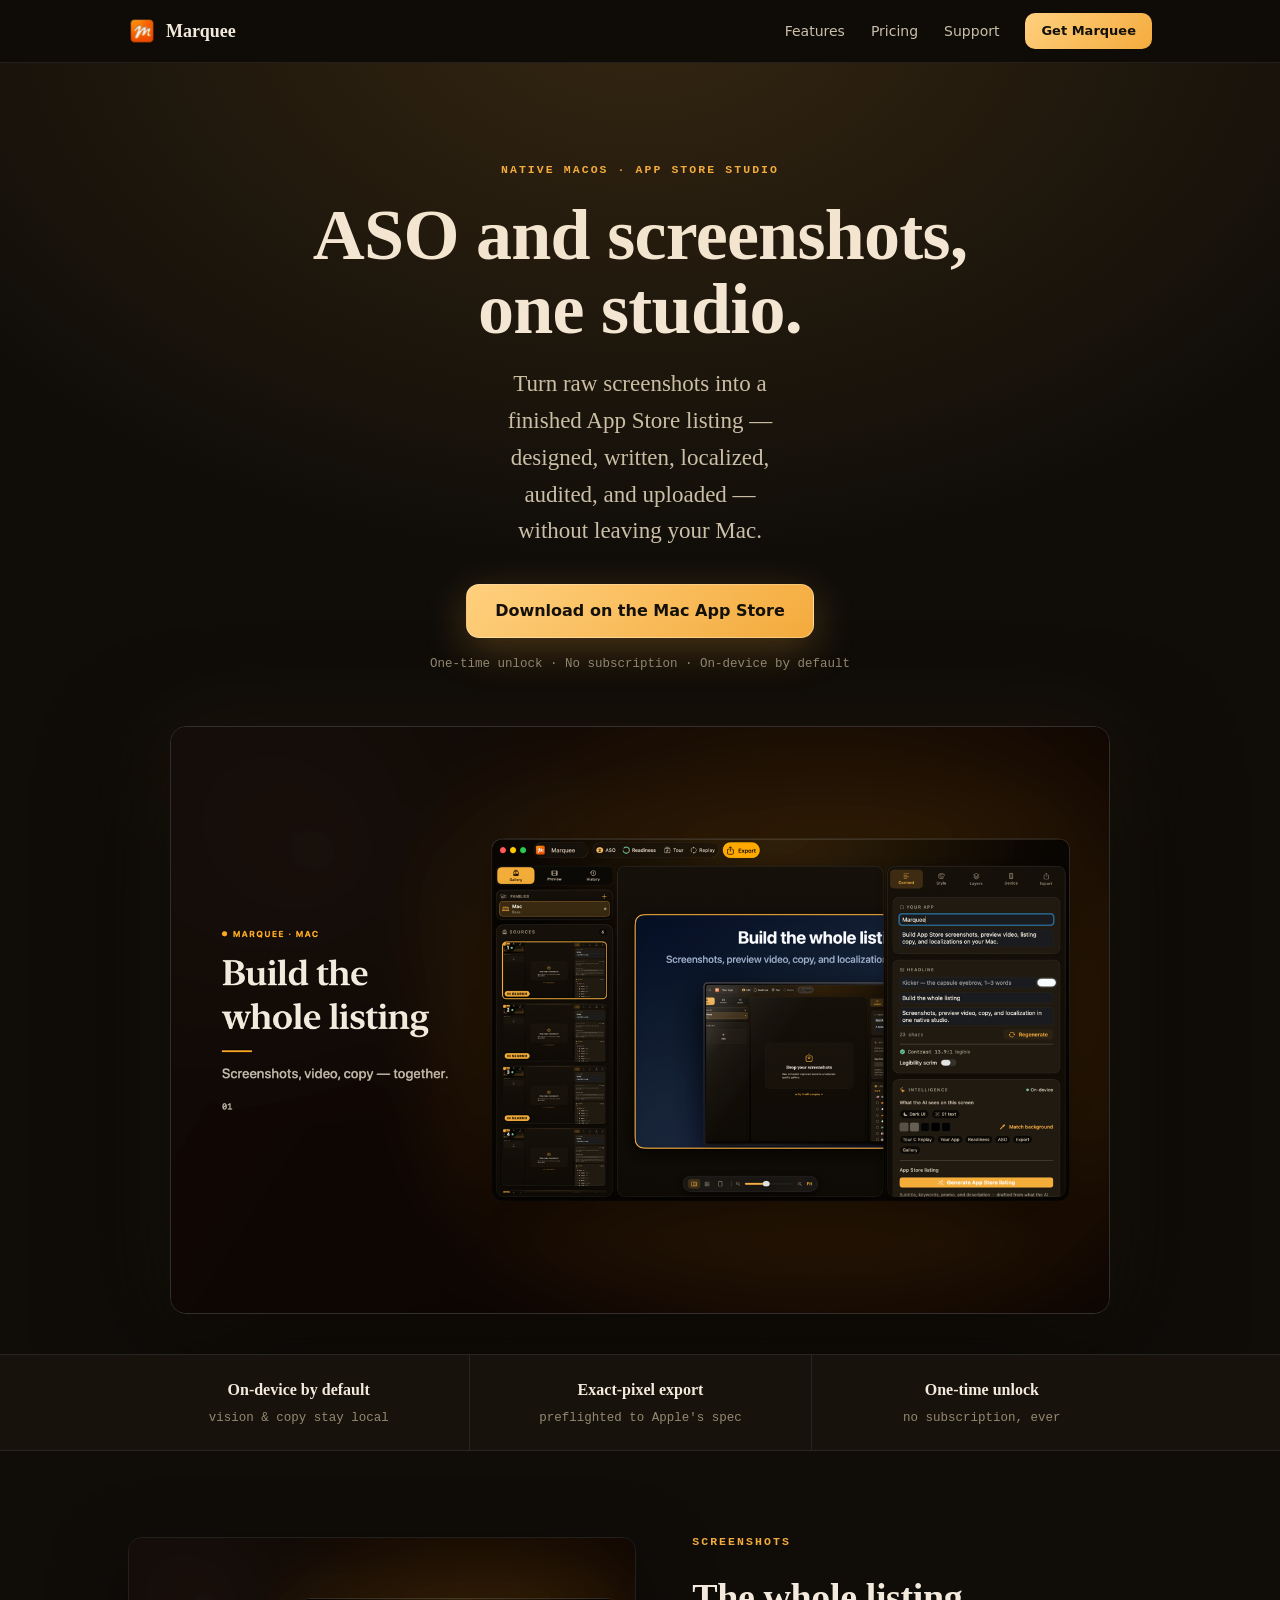
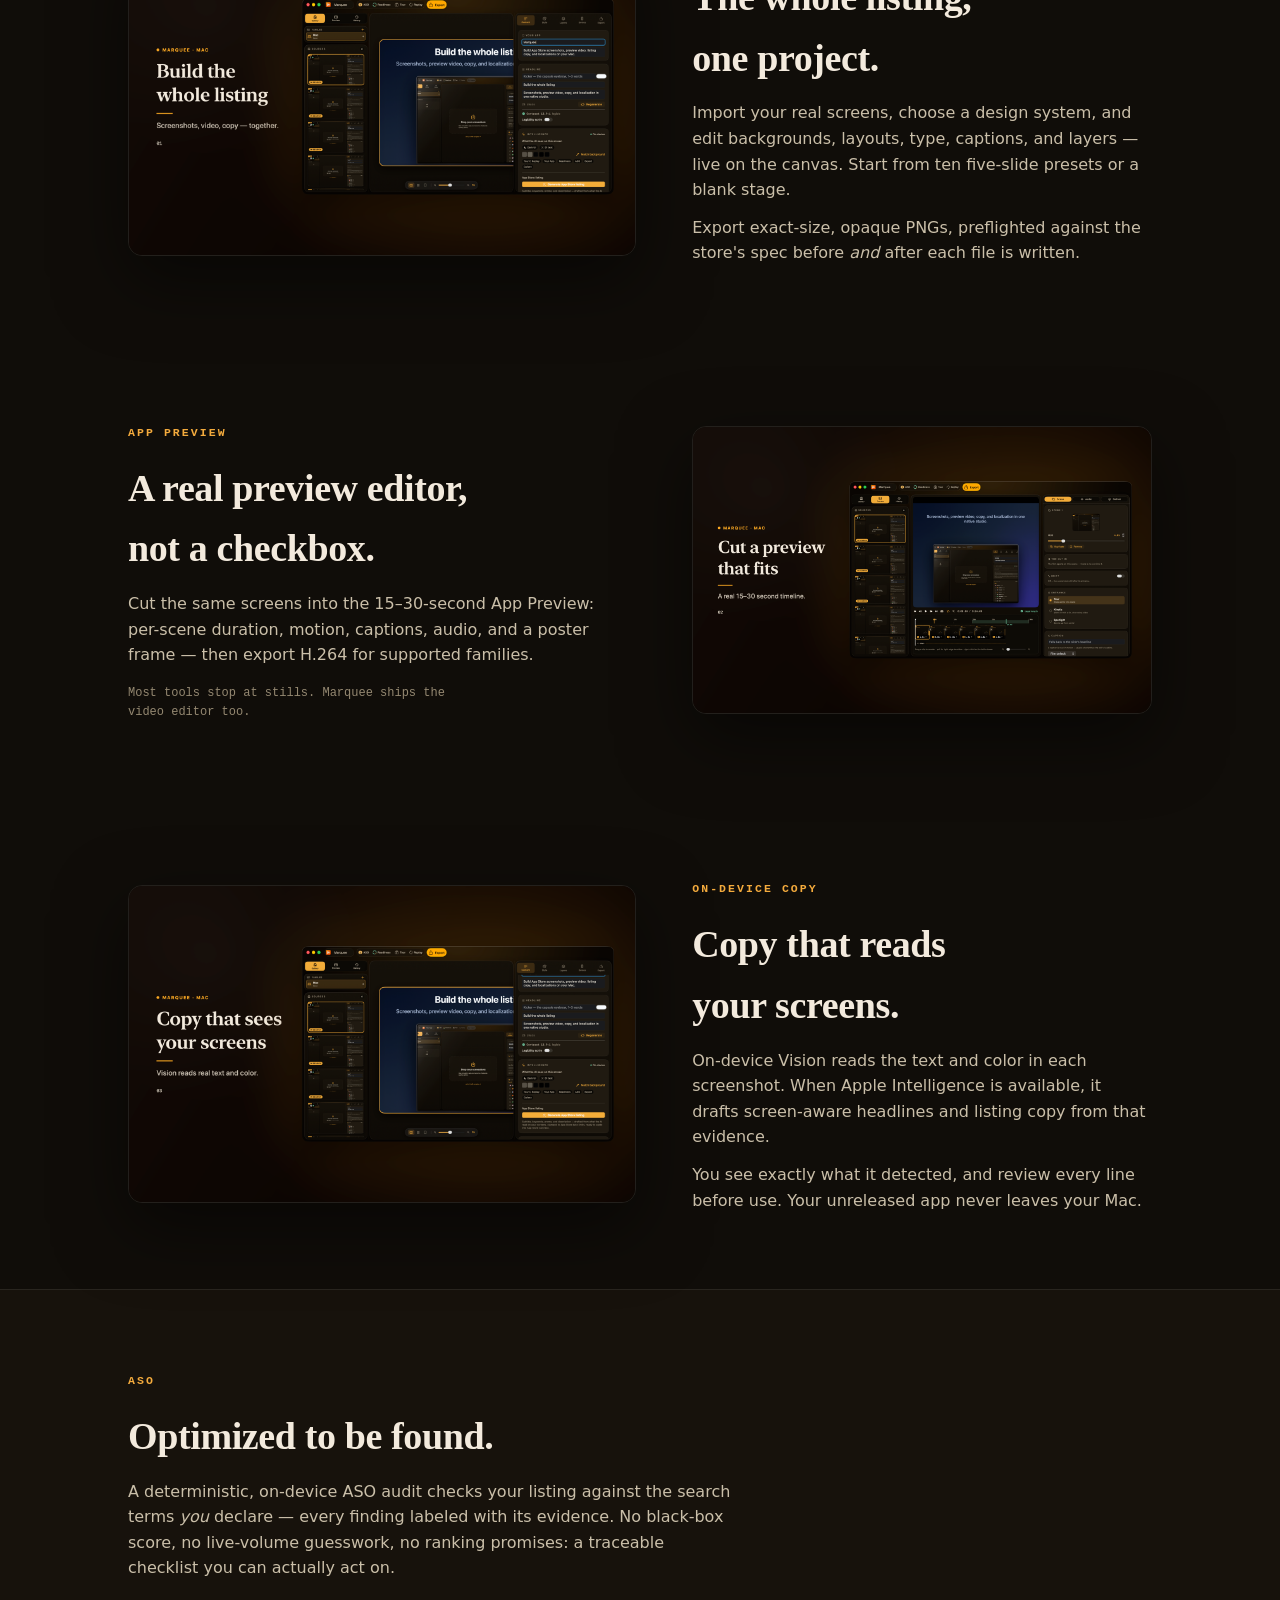
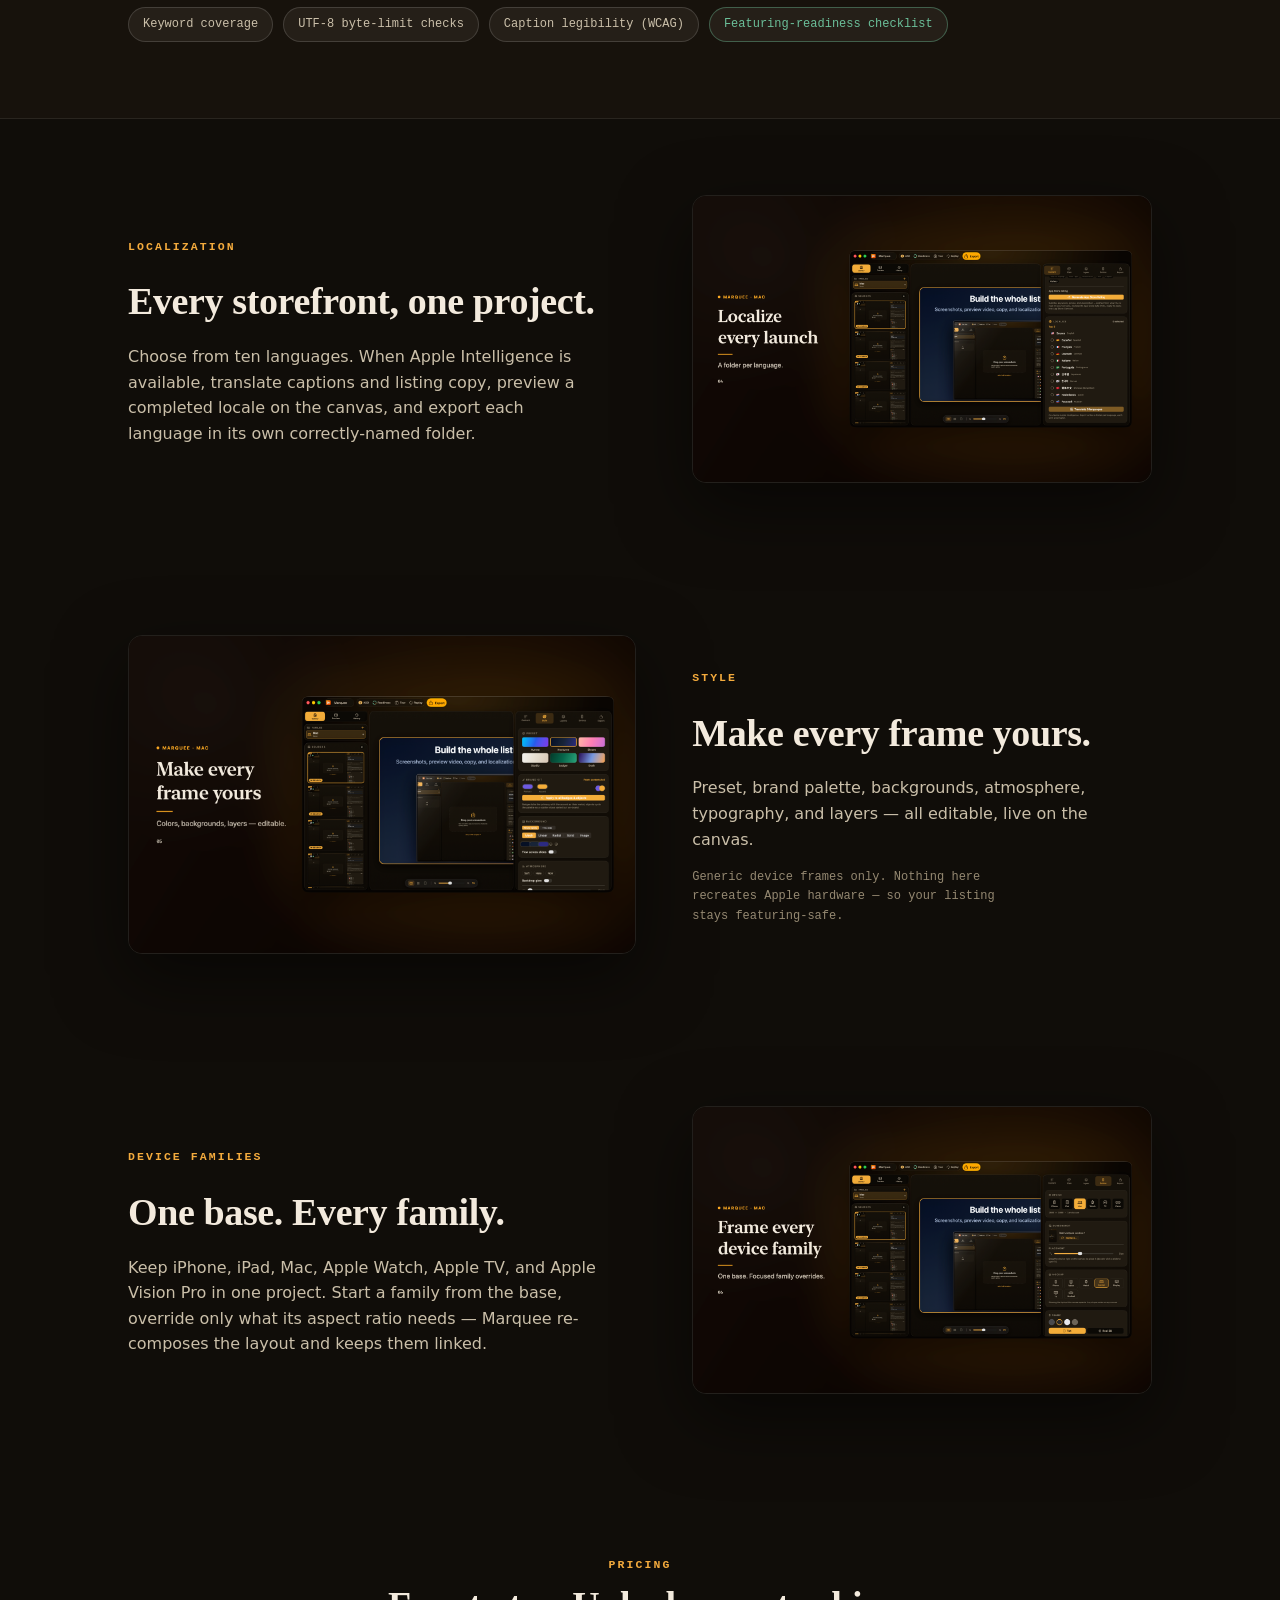
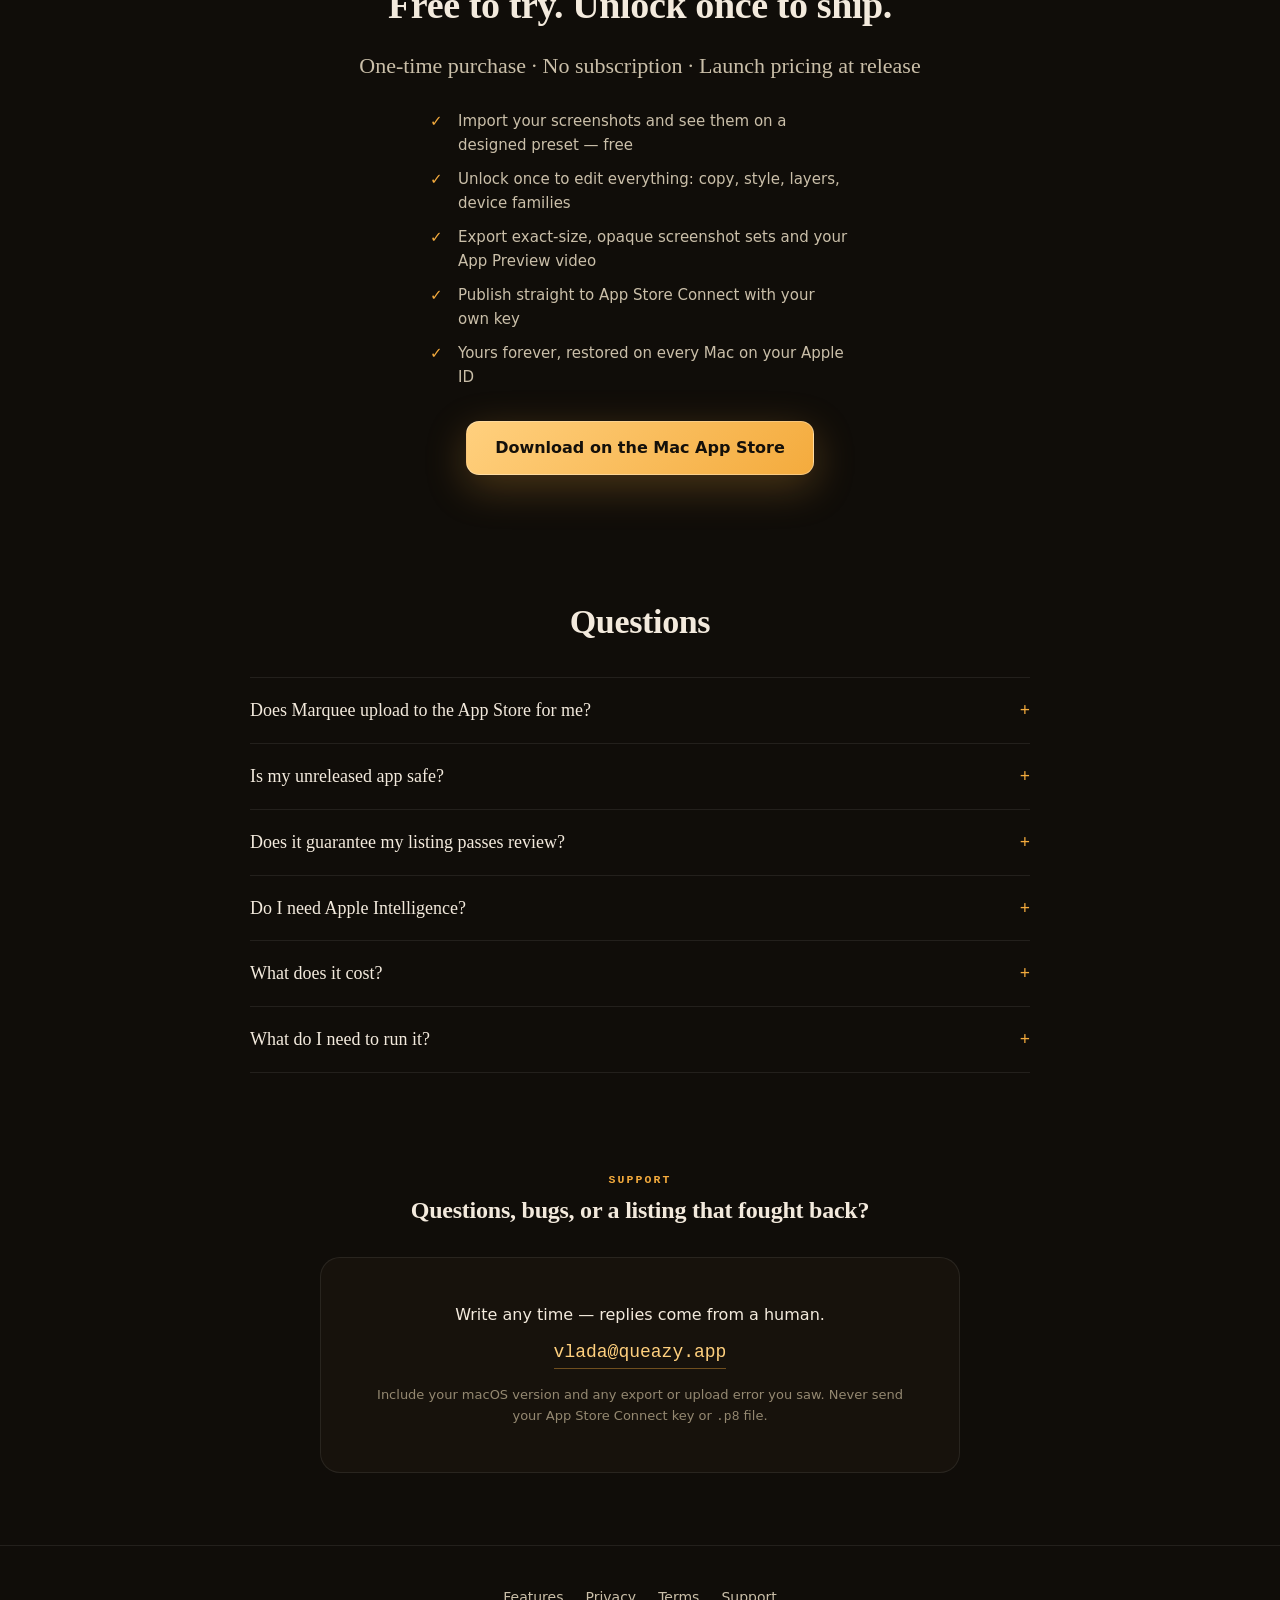
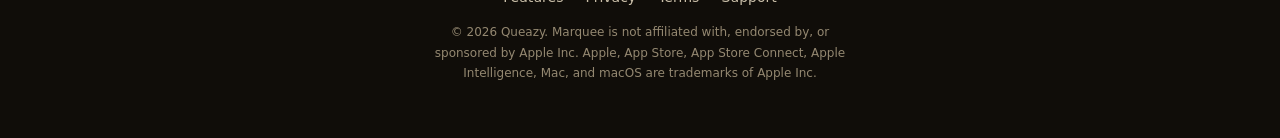
<file: index.html>
<!DOCTYPE html>
<html lang="en">
<head>
<meta charset="utf-8">
<meta name="viewport" content="width=device-width, initial-scale=1">
<title>Marquee — ASO and screenshots, one studio</title>
<meta name="description" content="Marquee is a native macOS studio for App Store launch assets: designed screenshot sets, a real App Preview editor, on-device copy, a local ASO audit, and direct upload to App Store Connect — all on your Mac.">
<meta property="og:title" content="Marquee — ASO and screenshots, one studio">
<meta property="og:description" content="Turn raw screenshots into a finished App Store listing on your Mac. Designed sets, App Preview video, on-device copy, a local ASO audit, and direct upload.">
<meta property="og:type" content="website">
<meta property="og:image" content="https://vladamisici.github.io/marquee-site/shots/01.png">
<link rel="icon" type="image/png" href="icon.png">
<link rel="stylesheet" href="style.css?v=3">
</head>
<body>

<nav class="nav">
  <div class="wrap">
    <a class="brand" href="#top"><img src="icon.png" alt="" width="28" height="28">Marquee</a>
    <div class="links">
      <a href="#features">Features</a>
      <a href="#pricing">Pricing</a>
      <a href="#support">Support</a>
      <a class="cta-sm" href="#pricing">Get Marquee</a>
    </div>
  </div>
</nav>

<header class="hero" id="top">
  <div class="wrap">
    <span class="eyebrow">Native macOS · App Store Studio</span>
    <h1>ASO and screenshots,<br>one studio.</h1>
    <p class="tag">Turn raw screenshots into a finished App Store listing — designed, written,
      localized, audited, and uploaded — without leaving your Mac.</p>
    <div class="actions">
      <a class="btn primary" href="https://apps.apple.com/app/id6792501183">Download on the Mac App Store</a>
    </div>
    <p class="soon">One-time unlock · No subscription · On-device by default</p>
    <div class="hero-shot reveal">
      <img src="shots/01.png" alt="The Marquee studio: filmstrip, live stage, and inspector, editing a Mac App Store screenshot set." loading="eager" width="1600" height="1000">
    </div>
  </div>
</header>

<div class="strip">
  <div class="wrap">
    <div class="cell"><b>On-device by default</b><span>vision &amp; copy stay local</span></div>
    <div class="cell"><b>Exact-pixel export</b><span>preflighted to Apple's spec</span></div>
    <div class="cell"><b>One-time unlock</b><span>no subscription, ever</span></div>
  </div>
</div>

<main id="features">
  <div class="wrap">

    <section class="feature reveal">
      <div class="shot"><img src="shots/01.png" alt="Marquee's three-zone studio editing a screenshot set." loading="lazy" width="1600" height="1000"></div>
      <div class="text">
        <span class="eyebrow">Screenshots</span>
        <h2>The whole listing, one project.</h2>
        <p>Import your real screens, choose a design system, and edit backgrounds, layouts, type,
          captions, and layers — live on the canvas. Start from ten five-slide presets or a blank stage.</p>
        <p>Export exact-size, opaque PNGs, preflighted against the store's spec before <em>and</em>
          after each file is written.</p>
      </div>
    </section>

    <section class="feature flip reveal">
      <div class="shot"><img src="shots/02.png" alt="The App Preview editor: a six-scene timeline with a poster marker and the 15–30 second window." loading="lazy" width="1600" height="1000"></div>
      <div class="text">
        <span class="eyebrow">App Preview</span>
        <h2>A real preview editor, not a checkbox.</h2>
        <p>Cut the same screens into the 15–30-second App Preview: per-scene duration, motion,
          captions, audio, and a poster frame — then export H.264 for supported families.</p>
        <p class="note">Most tools stop at stills. Marquee ships the video editor too.</p>
      </div>
    </section>

    <section class="feature reveal">
      <div class="shot"><img src="shots/03.png" alt="The Intelligence panel showing on-device Vision results: dark UI, detected text count, and a color palette read from the screenshot." loading="lazy" width="1600" height="1000"></div>
      <div class="text">
        <span class="eyebrow">On-device copy</span>
        <h2>Copy that reads your screens.</h2>
        <p>On-device Vision reads the text and color in each screenshot. When Apple Intelligence is
          available, it drafts screen-aware headlines and listing copy from that evidence.</p>
        <p>You see exactly what it detected, and review every line before use. Your unreleased app
          never leaves your Mac.</p>
      </div>
    </section>
  </div>

  <section class="aso reveal">
    <div class="wrap">
      <span class="eyebrow">ASO</span>
      <h2>Optimized to be found.</h2>
      <p class="lede">A deterministic, on-device ASO audit checks your listing against the search
        terms <em>you</em> declare — every finding labeled with its evidence. No black-box score, no
        live-volume guesswork, no ranking promises: a traceable checklist you can actually act on.</p>
      <div class="chips">
        <span class="chip">Keyword coverage</span>
        <span class="chip">UTF-8 byte-limit checks</span>
        <span class="chip">Caption legibility (WCAG)</span>
        <span class="chip ok">Featuring-readiness checklist</span>
      </div>
    </div>
  </section>

  <div class="wrap">
    <section class="feature flip reveal">
      <div class="shot"><img src="shots/04.png" alt="The Localize panel listing ten target languages for the project." loading="lazy" width="1600" height="1000"></div>
      <div class="text">
        <span class="eyebrow">Localization</span>
        <h2>Every storefront, one project.</h2>
        <p>Choose from ten languages. When Apple Intelligence is available, translate captions and
          listing copy, preview a completed locale on the canvas, and export each language in its
          own correctly-named folder.</p>
      </div>
    </section>

    <section class="feature reveal">
      <div class="shot"><img src="shots/05.png" alt="The Style inspector: preset, brand kit, background and atmosphere controls, editing live." loading="lazy" width="1600" height="1000"></div>
      <div class="text">
        <span class="eyebrow">Style</span>
        <h2>Make every frame yours.</h2>
        <p>Preset, brand palette, backgrounds, atmosphere, typography, and layers — all editable,
          live on the canvas.</p>
        <p class="note">Generic device frames only. Nothing here recreates Apple hardware — so your
          listing stays featuring-safe.</p>
      </div>
    </section>

    <section class="feature flip reveal">
      <div class="shot"><img src="shots/06.png" alt="The Device inspector showing six output families and generic mockup forms for the Mac 2880×1800 canvas." loading="lazy" width="1600" height="1000"></div>
      <div class="text">
        <span class="eyebrow">Device families</span>
        <h2>One base. Every family.</h2>
        <p>Keep iPhone, iPad, Mac, Apple Watch, Apple TV, and Apple Vision Pro in one project. Start
          a family from the base, override only what its aspect ratio needs — Marquee re-composes the
          layout and keeps them linked.</p>
      </div>
    </section>
  </div>

  <section class="pricing" id="pricing">
    <div class="wrap">
      <span class="eyebrow">Pricing</span>
      <h2>Free to try. Unlock once to ship.</h2>
      <p class="price">One-time purchase · No subscription · Launch pricing at release</p>
      <ul>
        <li>Import your screenshots and see them on a designed preset — free</li>
        <li>Unlock once to edit everything: copy, style, layers, device families</li>
        <li>Export exact-size, opaque screenshot sets and your App Preview video</li>
        <li>Publish straight to App Store Connect with your own key</li>
        <li>Yours forever, restored on every Mac on your Apple ID</li>
      </ul>
      <div class="actions" style="margin-top:32px;justify-content:center;">
        <a class="btn primary" href="https://apps.apple.com/app/id6792501183">Download on the Mac App Store</a>
      </div>
    </div>
  </section>

  <section class="faq">
    <div class="wrap">
      <h2>Questions</h2>
      <div class="list">
        <details><summary>Does Marquee upload to the App Store for me?</summary>
          <p>Yes. Connect your own App Store Connect API key — stored only in your Mac's Keychain —
            and Marquee pushes your screenshots straight into your listing's draft. You still review
            and submit for review yourself.</p></details>
        <details><summary>Is my unreleased app safe?</summary>
          <p>Yes. Screenshot analysis and copy drafting run on your Mac with Apple's on-device models.
            Nothing is sent to us — we run no servers. Only when you choose to publish does Marquee
            send your files to Apple's App Store Connect, over an encrypted connection.</p></details>
        <details><summary>Does it guarantee my listing passes review?</summary>
          <p>No — and we won't pretend otherwise. Marquee preflights every screenshot against Apple's
            pixel spec (size, opacity, color space) before it's written, which removes a common class
            of asset rejections. App Store review itself is Apple's call, not ours.</p></details>
        <details><summary>Do I need Apple Intelligence?</summary>
          <p>Not for the core. Importing, designing, exact-pixel export, and the ASO audit all work
            without it. On-device headline drafting and translation need Apple Intelligence available
            on your Mac, with a clear fallback when it isn't.</p></details>
        <details><summary>What does it cost?</summary>
          <p>Free to try. A one-time unlock enables editing, export, and publishing — no subscription.
            Launch pricing is shown on the Mac App Store at release.</p></details>
        <details><summary>What do I need to run it?</summary>
          <p>macOS 26 or later. Marquee prepares listing assets for iPhone, iPad, Mac, Apple Watch,
            Apple TV, and Apple Vision Pro.</p></details>
      </div>
    </div>
  </section>

  <section class="support" id="support">
    <div class="wrap">
      <span class="eyebrow">Support</span>
      <h2>Questions, bugs, or a listing that fought back?</h2>
      <div class="card">
        <p>Write any time — replies come from a human.</p>
        <a class="mail" href="mailto:vlada@queazy.app">vlada@queazy.app</a>
        <p class="note">Include your macOS version and any export or upload error you saw. Never send
          your App Store Connect key or <span style="font-family:var(--mono)">.p8</span> file.</p>
      </div>
    </div>
  </section>
</main>

<footer>
  <nav>
    <a href="#features">Features</a>
    <a href="privacy.html">Privacy</a>
    <a href="terms.html">Terms</a>
    <a href="#support">Support</a>
  </nav>
  <p class="fine">© 2026 Queazy. Marquee is not affiliated with, endorsed by, or sponsored by Apple Inc.
    Apple, App Store, App Store Connect, Apple Intelligence, Mac, and macOS are trademarks of Apple Inc.</p>
</footer>

<script>
  // Subtle scroll reveal — respects reduced-motion (the class stays hidden only if we observe).
  if (!window.matchMedia("(prefers-reduced-motion: reduce)").matches && "IntersectionObserver" in window) {
    const io = new IntersectionObserver((entries) => {
      for (const e of entries) if (e.isIntersecting) { e.target.classList.add("in"); io.unobserve(e.target); }
    }, { rootMargin: "0px 0px -8% 0px" });
    document.querySelectorAll(".reveal").forEach(el => io.observe(el));
  } else {
    document.querySelectorAll(".reveal").forEach(el => el.classList.add("in"));
  }
</script>
</body>
</html>
</file>
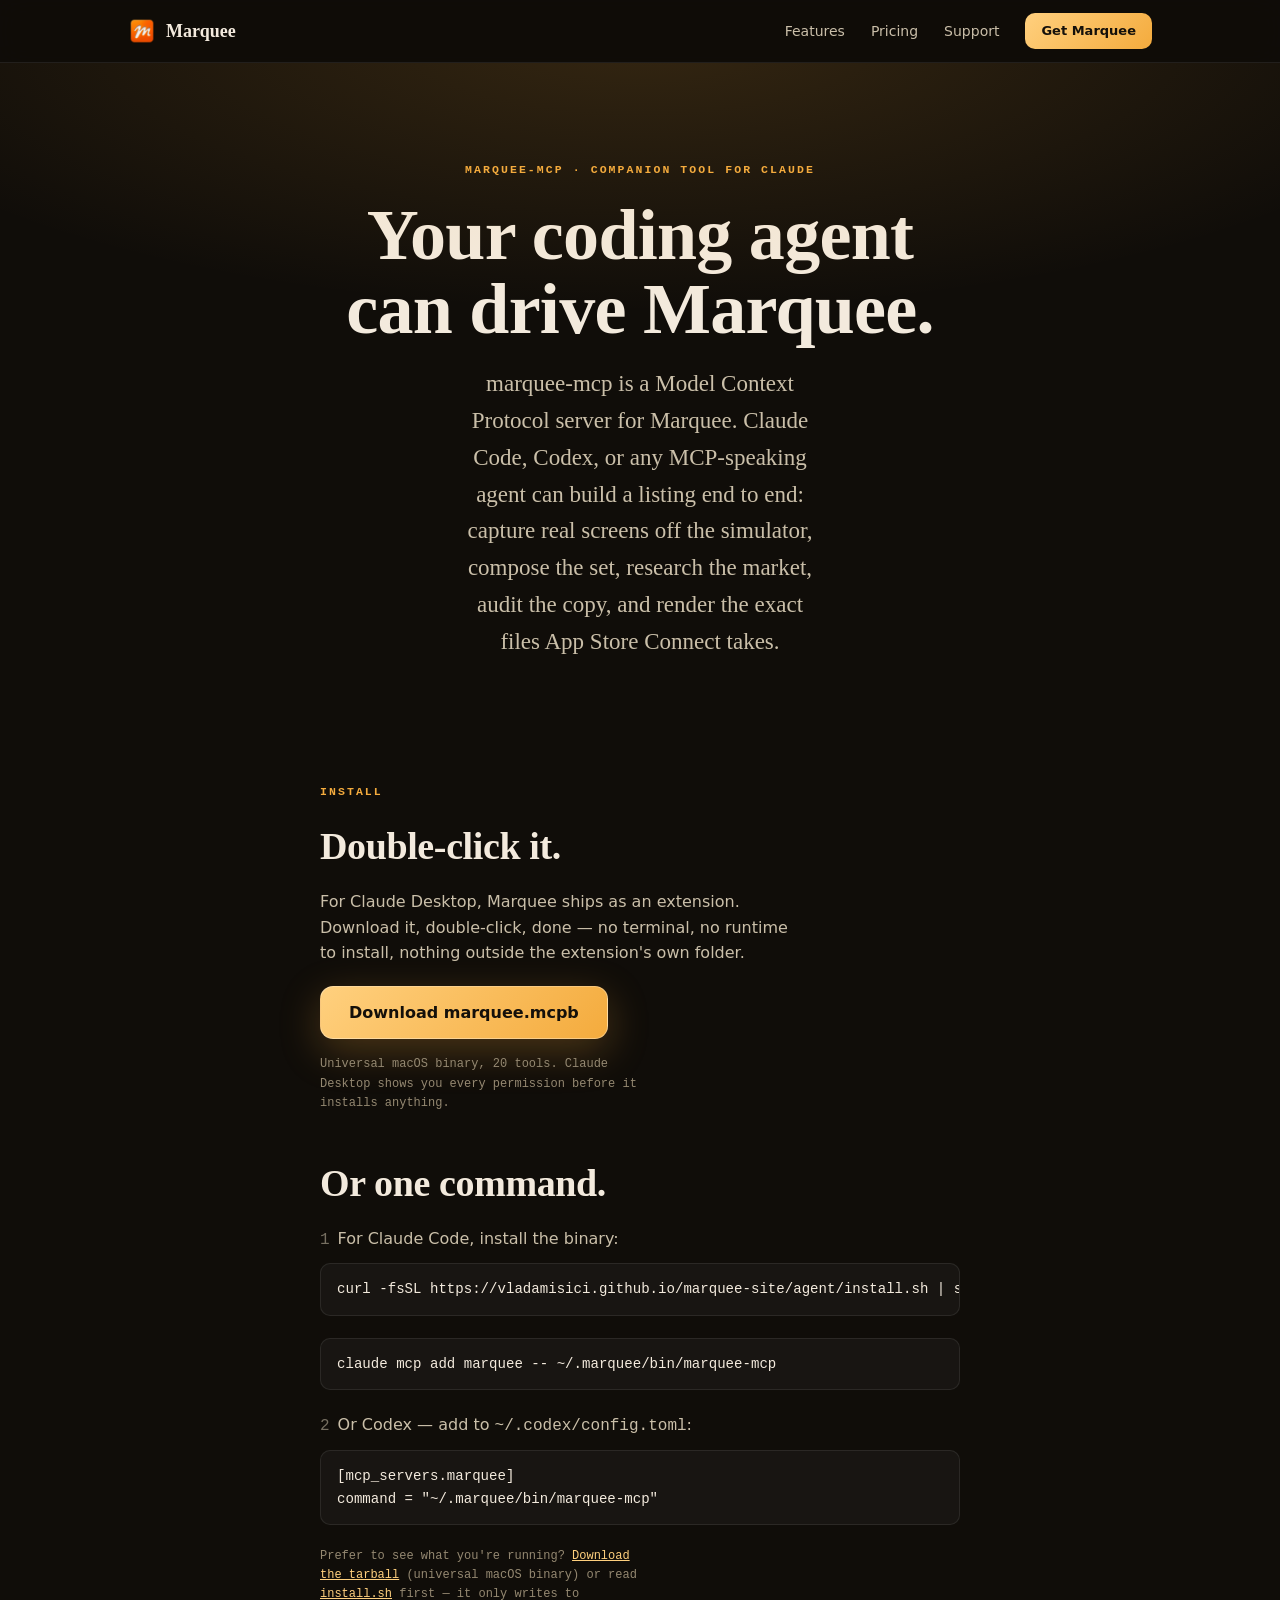
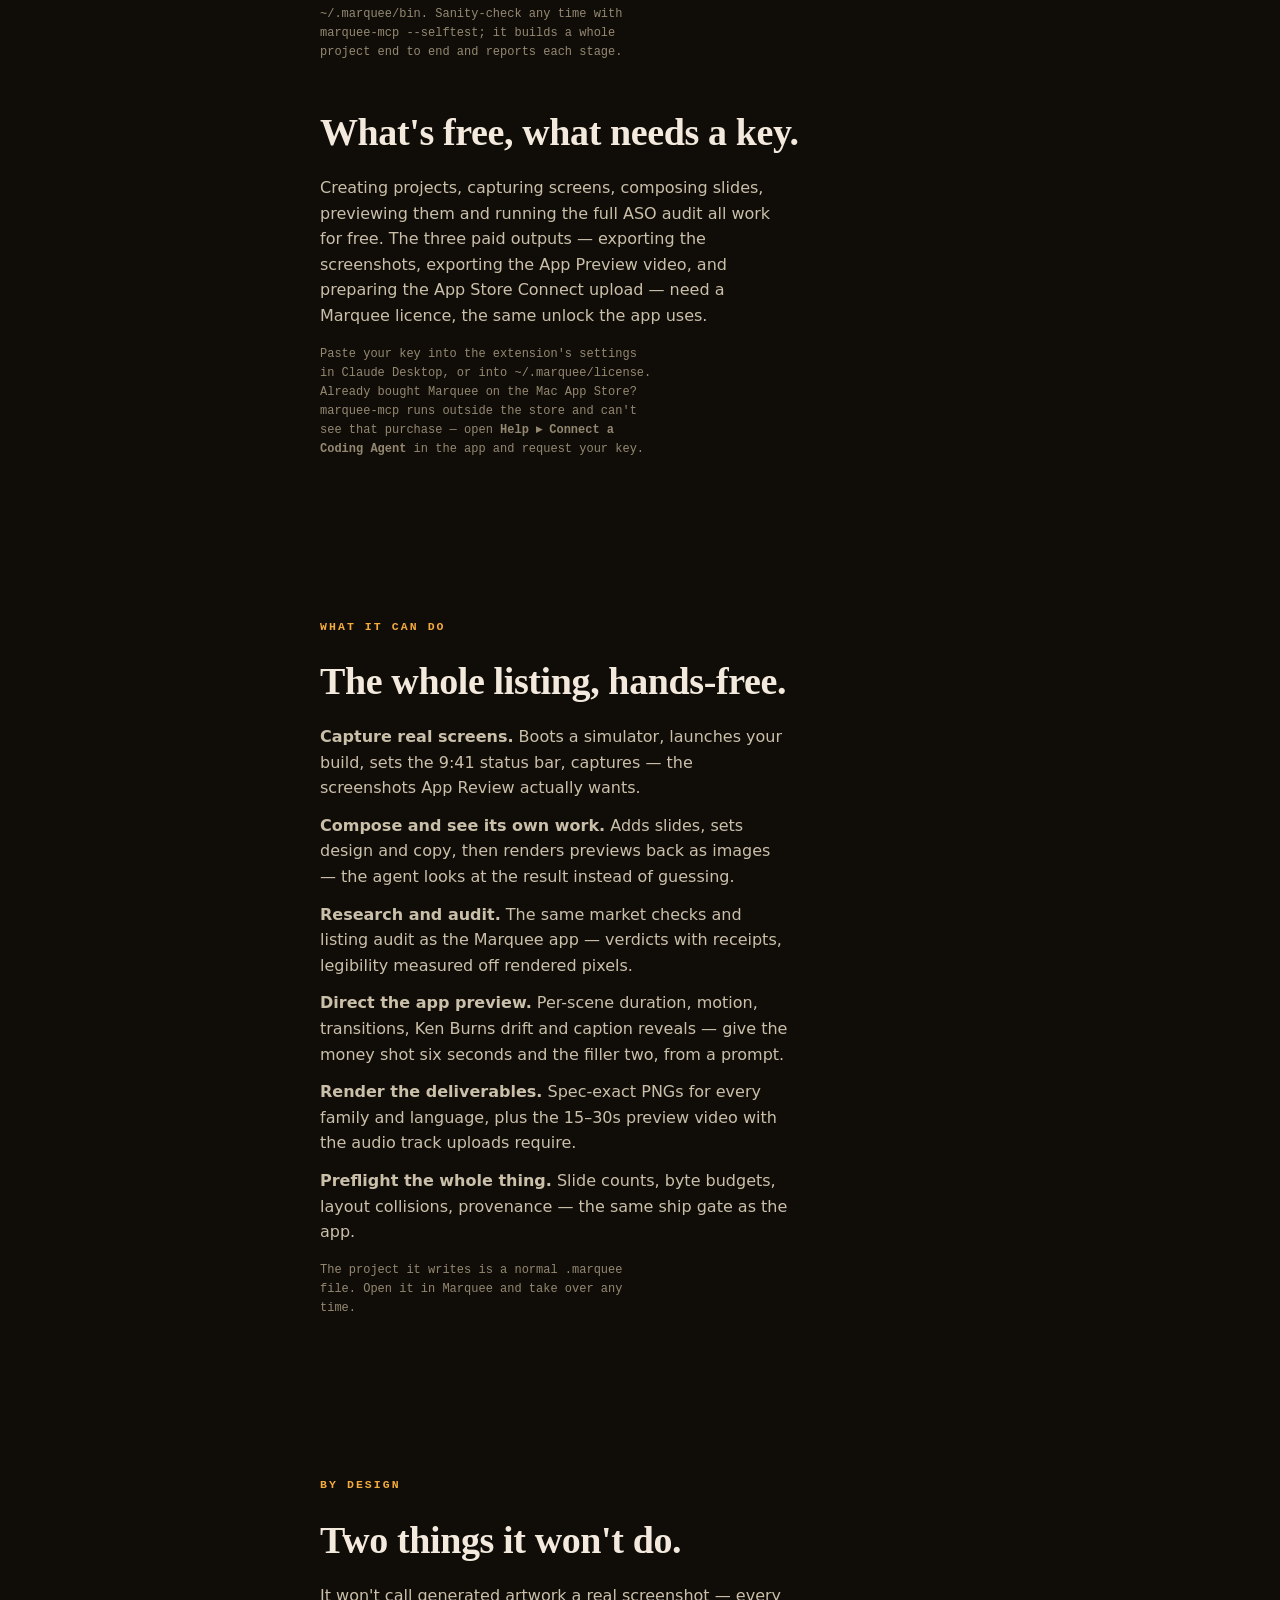
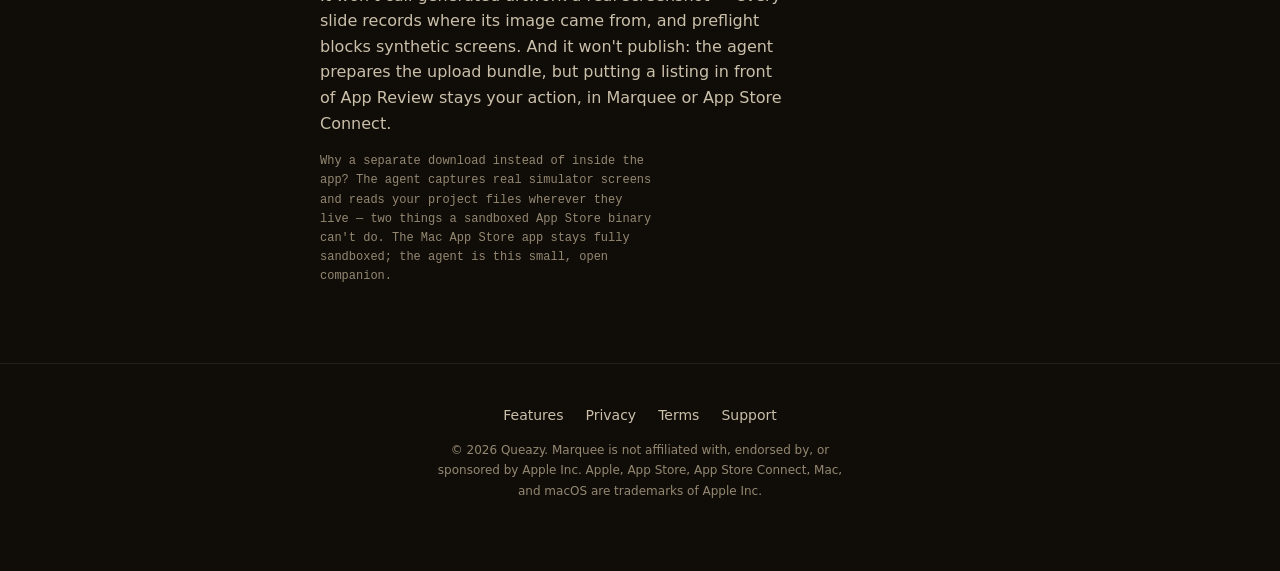
<file: agent/index.html>
<!DOCTYPE html>
<html lang="en">
<head>
<meta charset="utf-8">
<meta name="viewport" content="width=device-width, initial-scale=1">
<title>Marquee Agent — let Claude Code or Codex drive the studio</title>
<meta name="description" content="marquee-mcp is Marquee's MCP server: coding agents like Claude Code and Codex can capture real simulator screens, compose screenshot sets, run the ASO audit, and render store-exact files — while publishing stays yours. One-click install for Claude Desktop.">
<meta property="og:title" content="Marquee Agent — let Claude Code or Codex drive the studio">
<meta property="og:description" content="An MCP server for Marquee. Your coding agent captures real screens, composes the set, audits the copy, and renders store-exact files.">
<meta property="og:type" content="website">
<link rel="icon" type="image/png" href="../icon.png">
<link rel="stylesheet" href="../style.css?v=3">
<style>
  .code { background: rgba(127,127,127,.08); border: 1px solid rgba(127,127,127,.18);
          border-radius: 10px; padding: 14px 16px; font-family: var(--mono);
          font-size: .88rem; overflow-x: auto; white-space: pre; margin: 10px 0 22px; }
  .step-num { font-family: var(--mono); opacity: .55; margin-right: 8px; }
</style>
</head>
<body>

<nav class="nav">
  <div class="wrap">
    <a class="brand" href="../index.html"><img src="../icon.png" alt="" width="28" height="28">Marquee</a>
    <div class="links">
      <a href="../index.html#features">Features</a>
      <a href="../index.html#pricing">Pricing</a>
      <a href="../index.html#support">Support</a>
      <a class="cta-sm" href="https://apps.apple.com/app/id6792501183">Get Marquee</a>
    </div>
  </div>
</nav>

<header class="hero" id="top">
  <div class="wrap">
    <span class="eyebrow">marquee-mcp · Companion tool for Claude</span>
    <h1>Your coding agent<br>can drive Marquee.</h1>
    <p class="tag">marquee-mcp is a Model Context Protocol server for Marquee. Claude Code, Codex, or
      any MCP-speaking agent can build a listing end to end: capture real screens off the simulator,
      compose the set, research the market, audit the copy, and render the exact files
      App Store Connect takes.</p>
  </div>
</header>

<main>
  <div class="wrap">

    <section class="feature reveal in" style="display:block;">
      <div class="text" style="max-width:640px;margin:0 auto;">
        <span class="eyebrow">Install</span>
        <h2>Double-click it.</h2>
        <p>For Claude Desktop, Marquee ships as an extension. Download it, double-click, done —
          no terminal, no runtime to install, nothing outside the extension's own folder.</p>
        <div class="actions" style="margin:20px 0 8px;">
          <a class="btn primary" href="marquee.mcpb">Download marquee.mcpb</a>
        </div>
        <p class="note">Universal macOS binary, 20 tools. Claude Desktop shows you every permission
          before it installs anything.</p>

        <h2 style="margin-top:40px;">Or one command.</h2>
        <p><span class="step-num">1</span>For Claude Code, install the binary:</p>
        <div class="code">curl -fsSL https://vladamisici.github.io/marquee-site/agent/install.sh | sh</div>
        <div class="code">claude mcp add marquee -- ~/.marquee/bin/marquee-mcp</div>
        <p><span class="step-num">2</span>Or Codex — add to <span style="font-family:var(--mono)">~/.codex/config.toml</span>:</p>
        <div class="code">[mcp_servers.marquee]
command = "~/.marquee/bin/marquee-mcp"</div>
        <p class="note">Prefer to see what you're running? <a href="marquee-mcp-1.1.0-macos.tar.gz">Download the tarball</a>
          (universal macOS binary) or read <a href="install.sh">install.sh</a> first — it only writes to
          <span style="font-family:var(--mono)">~/.marquee/bin</span>. Sanity-check any time with
          <span style="font-family:var(--mono)">marquee-mcp --selftest</span>; it builds a whole project
          end to end and reports each stage.</p>

        <h2 style="margin-top:40px;">What's free, what needs a key.</h2>
        <p>Creating projects, capturing screens, composing slides, previewing them and running the
          full ASO audit all work for free. The three paid outputs — exporting the screenshots,
          exporting the App Preview video, and preparing the App Store Connect upload — need a
          Marquee licence, the same unlock the app uses.</p>
        <p class="note">Paste your key into the extension's settings in Claude Desktop, or into
          <span style="font-family:var(--mono)">~/.marquee/license</span>. Already bought Marquee on
          the Mac App Store? marquee-mcp runs outside the store and can't see that purchase —
          open <b>Help ▸ Connect a Coding Agent</b> in the app and request your key.</p>
      </div>
    </section>

    <section class="feature reveal in" style="display:block;">
      <div class="text" style="max-width:640px;margin:0 auto;">
        <span class="eyebrow">What it can do</span>
        <h2>The whole listing, hands-free.</h2>
        <p><b>Capture real screens.</b> Boots a simulator, launches your build, sets the 9:41 status
          bar, captures — the screenshots App Review actually wants.</p>
        <p><b>Compose and see its own work.</b> Adds slides, sets design and copy, then renders
          previews back as images — the agent looks at the result instead of guessing.</p>
        <p><b>Research and audit.</b> The same market checks and listing audit as the Marquee app —
          verdicts with receipts, legibility measured off rendered pixels.</p>
        <p><b>Direct the app preview.</b> Per-scene duration, motion, transitions, Ken Burns drift and
          caption reveals — give the money shot six seconds and the filler two, from a prompt.</p>
        <p><b>Render the deliverables.</b> Spec-exact PNGs for every family and language, plus the
          15–30s preview video with the audio track uploads require.</p>
        <p><b>Preflight the whole thing.</b> Slide counts, byte budgets, layout collisions,
          provenance — the same ship gate as the app.</p>
        <p class="note">The project it writes is a normal .marquee file. Open it in Marquee and take
          over any time.</p>
      </div>
    </section>

    <section class="feature reveal in" style="display:block;">
      <div class="text" style="max-width:640px;margin:0 auto;">
        <span class="eyebrow">By design</span>
        <h2>Two things it won't do.</h2>
        <p>It won't call generated artwork a real screenshot — every slide records where its image
          came from, and preflight blocks synthetic screens. And it won't publish: the agent prepares
          the upload bundle, but putting a listing in front of App Review stays your action, in
          Marquee or App Store Connect.</p>
        <p class="note">Why a separate download instead of inside the app? The agent captures real
          simulator screens and reads your project files wherever they live — two things a sandboxed
          App Store binary can't do. The Mac App Store app stays fully sandboxed; the agent is this
          small, open companion.</p>
      </div>
    </section>

  </div>
</main>

<footer>
  <nav>
    <a href="../index.html#features">Features</a>
    <a href="../privacy.html">Privacy</a>
    <a href="../terms.html">Terms</a>
    <a href="../index.html#support">Support</a>
  </nav>
  <p class="fine">© 2026 Queazy. Marquee is not affiliated with, endorsed by, or sponsored by Apple Inc.
    Apple, App Store, App Store Connect, Mac, and macOS are trademarks of Apple Inc.</p>
</footer>

</body>
</html>
</file>
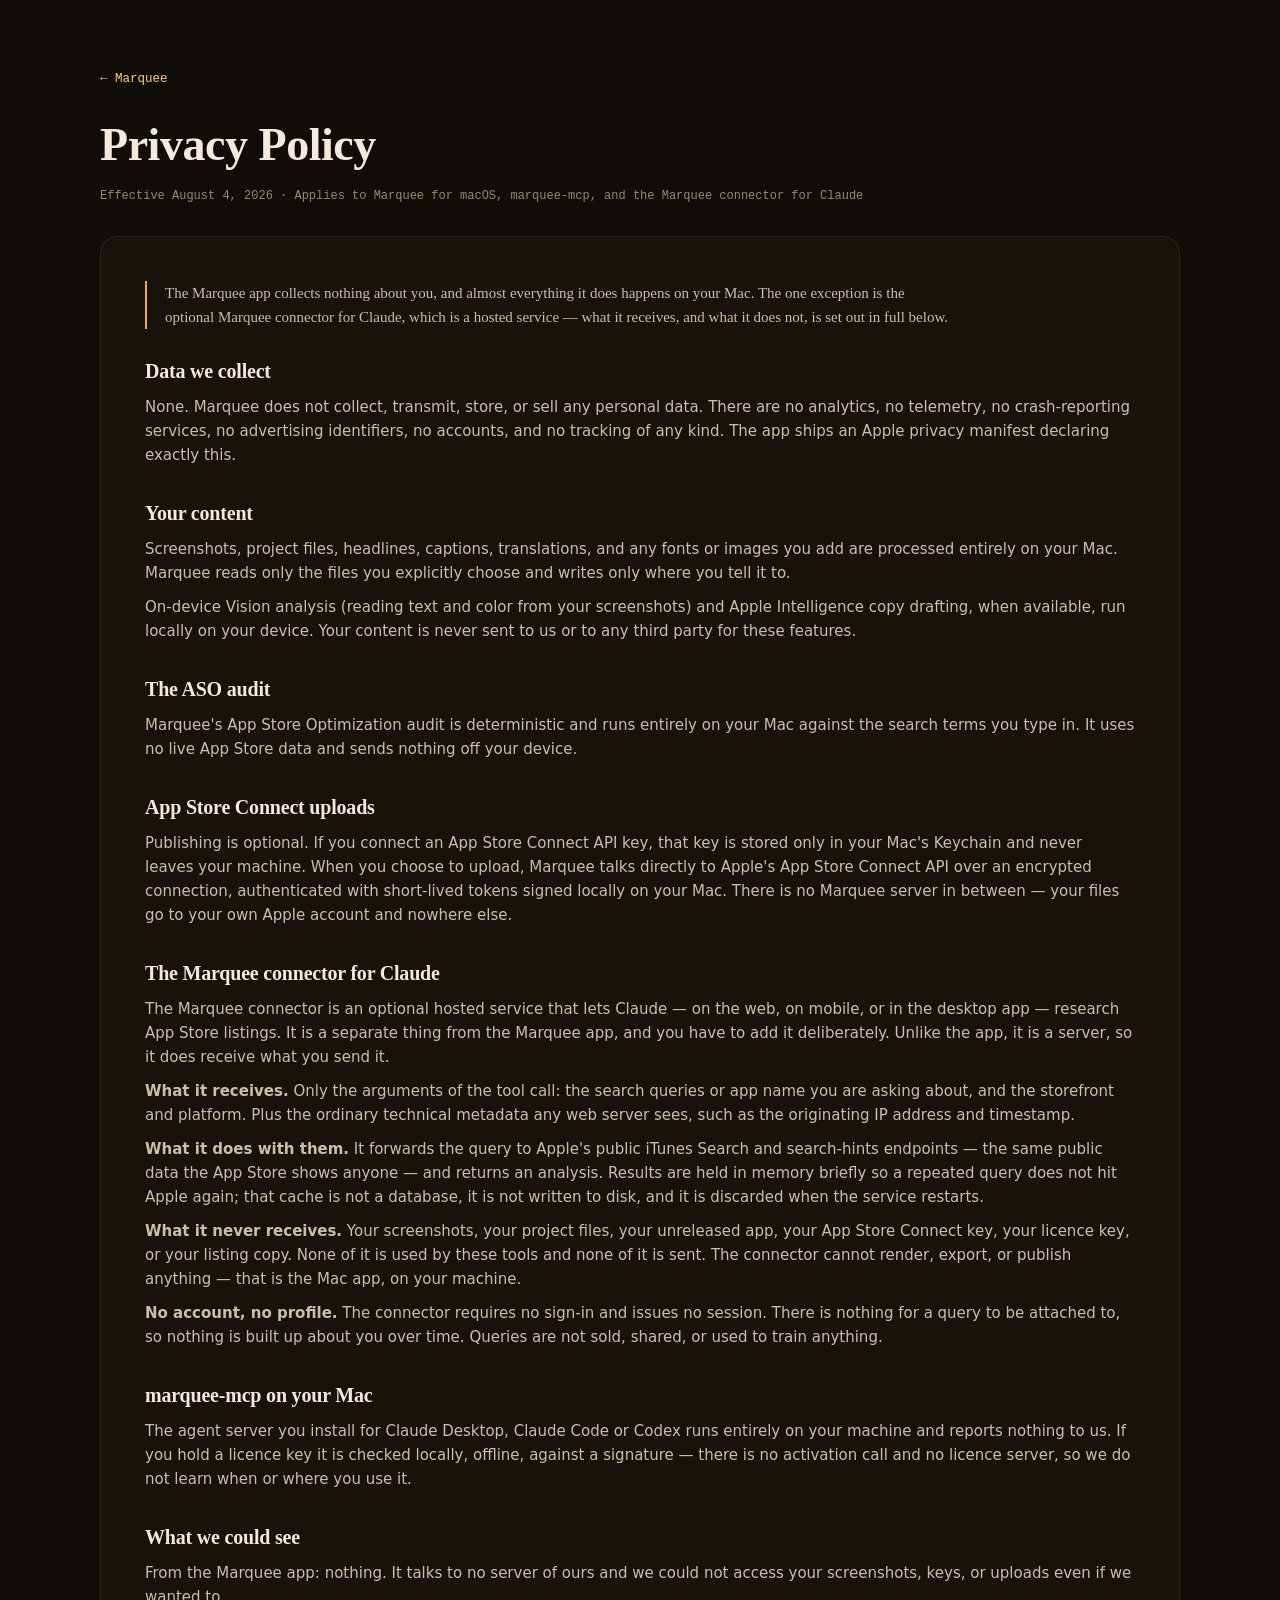
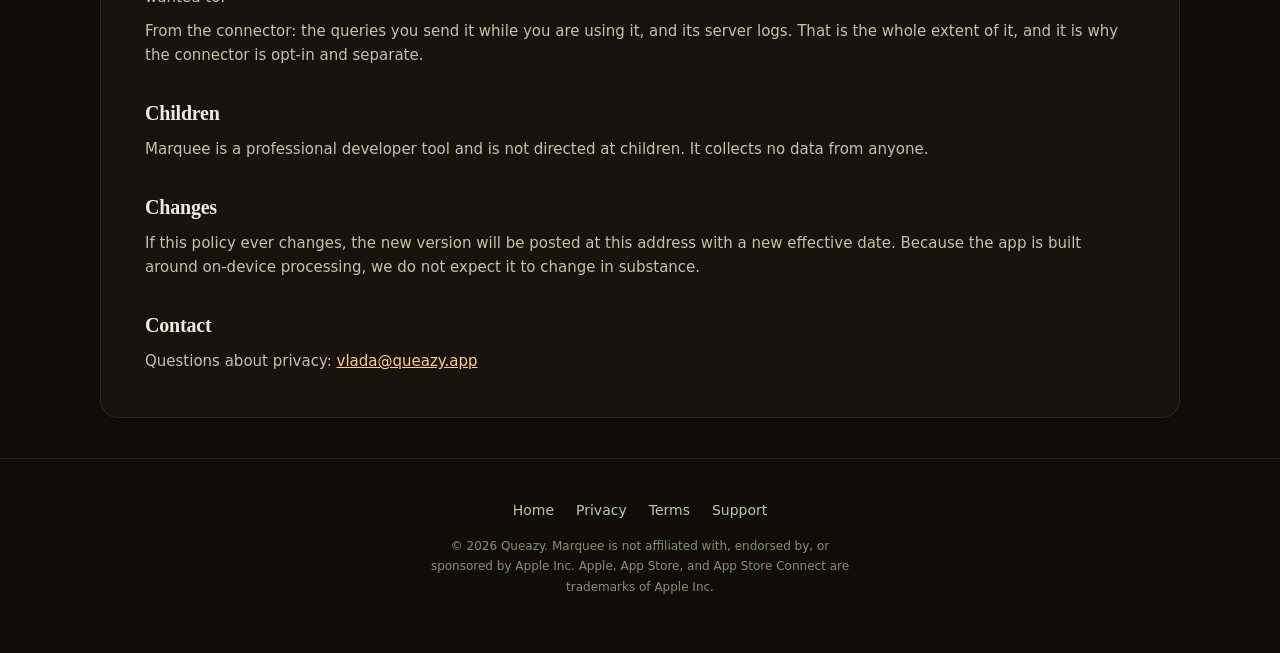
<file: privacy.html>
<!DOCTYPE html>
<html lang="en">
<head>
<meta charset="utf-8">
<meta name="viewport" content="width=device-width, initial-scale=1">
<title>Marquee — Privacy Policy</title>
<meta name="description" content="Marquee collects no personal data. Screenshot analysis and copy run on your Mac; only your own App Store Connect uploads go to Apple.">
<link rel="icon" type="image/png" href="icon.png">
<link rel="stylesheet" href="style.css?v=3">
</head>
<body>
<div class="wrap legal">
  <a class="back" href="index.html">← Marquee</a>
  <h1>Privacy Policy</h1>
  <p class="eff">Effective August 4, 2026 · Applies to Marquee for macOS, marquee-mcp, and the
    Marquee connector for Claude</p>

  <div class="doc">
    <p class="lead">The Marquee app collects nothing about you, and almost everything it does happens
      on your Mac. The one exception is the optional Marquee connector for Claude, which is a hosted
      service — what it receives, and what it does not, is set out in full below.</p>

    <h2>Data we collect</h2>
    <p>None. Marquee does not collect, transmit, store, or sell any personal data. There are no
      analytics, no telemetry, no crash-reporting services, no advertising identifiers, no accounts,
      and no tracking of any kind. The app ships an Apple privacy manifest declaring exactly this.</p>

    <h2>Your content</h2>
    <p>Screenshots, project files, headlines, captions, translations, and any fonts or images you
      add are processed entirely on your Mac. Marquee reads only the files you explicitly choose and
      writes only where you tell it to.</p>
    <p>On-device Vision analysis (reading text and color from your screenshots) and Apple
      Intelligence copy drafting, when available, run locally on your device. Your content is never
      sent to us or to any third party for these features.</p>

    <h2>The ASO audit</h2>
    <p>Marquee's App Store Optimization audit is deterministic and runs entirely on your Mac against
      the search terms you type in. It uses no live App Store data and sends nothing off your device.</p>

    <h2>App Store Connect uploads</h2>
    <p>Publishing is optional. If you connect an App Store Connect API key, that key is stored only
      in your Mac's Keychain and never leaves your machine. When you choose to upload, Marquee talks
      directly to Apple's App Store Connect API over an encrypted connection, authenticated with
      short-lived tokens signed locally on your Mac. There is no Marquee server in between — your
      files go to your own Apple account and nowhere else.</p>

    <h2>The Marquee connector for Claude</h2>
    <p>The Marquee connector is an optional hosted service that lets Claude — on the web, on mobile,
      or in the desktop app — research App Store listings. It is a separate thing from the Marquee
      app, and you have to add it deliberately. Unlike the app, it is a server, so it does receive
      what you send it.</p>
    <p><b>What it receives.</b> Only the arguments of the tool call: the search queries or app name
      you are asking about, and the storefront and platform. Plus the ordinary technical metadata any
      web server sees, such as the originating IP address and timestamp.</p>
    <p><b>What it does with them.</b> It forwards the query to Apple's public iTunes Search and
      search-hints endpoints — the same public data the App Store shows anyone — and returns an
      analysis. Results are held in memory briefly so a repeated query does not hit Apple again;
      that cache is not a database, it is not written to disk, and it is discarded when the service
      restarts.</p>
    <p><b>What it never receives.</b> Your screenshots, your project files, your unreleased app, your
      App Store Connect key, your licence key, or your listing copy. None of it is used by these
      tools and none of it is sent. The connector cannot render, export, or publish anything — that
      is the Mac app, on your machine.</p>
    <p><b>No account, no profile.</b> The connector requires no sign-in and issues no session. There
      is nothing for a query to be attached to, so nothing is built up about you over time. Queries
      are not sold, shared, or used to train anything.</p>

    <h2>marquee-mcp on your Mac</h2>
    <p>The agent server you install for Claude Desktop, Claude Code or Codex runs entirely on your
      machine and reports nothing to us. If you hold a licence key it is checked locally, offline,
      against a signature — there is no activation call and no licence server, so we do not learn
      when or where you use it.</p>

    <h2>What we could see</h2>
    <p>From the Marquee app: nothing. It talks to no server of ours and we could not access your
      screenshots, keys, or uploads even if we wanted to.</p>
    <p>From the connector: the queries you send it while you are using it, and its server logs. That
      is the whole extent of it, and it is why the connector is opt-in and separate.</p>

    <h2>Children</h2>
    <p>Marquee is a professional developer tool and is not directed at children. It collects no data
      from anyone.</p>

    <h2>Changes</h2>
    <p>If this policy ever changes, the new version will be posted at this address with a new
      effective date. Because the app is built around on-device processing, we do not expect it to
      change in substance.</p>

    <h2>Contact</h2>
    <p>Questions about privacy: <a href="mailto:vlada@queazy.app">vlada@queazy.app</a></p>
  </div>
</div>

<footer>
  <nav>
    <a href="index.html">Home</a>
    <a href="privacy.html">Privacy</a>
    <a href="terms.html">Terms</a>
    <a href="index.html#support">Support</a>
  </nav>
  <p class="fine">© 2026 Queazy. Marquee is not affiliated with, endorsed by, or sponsored by Apple Inc.
    Apple, App Store, and App Store Connect are trademarks of Apple Inc.</p>
</footer>
</body>
</html>
</file>
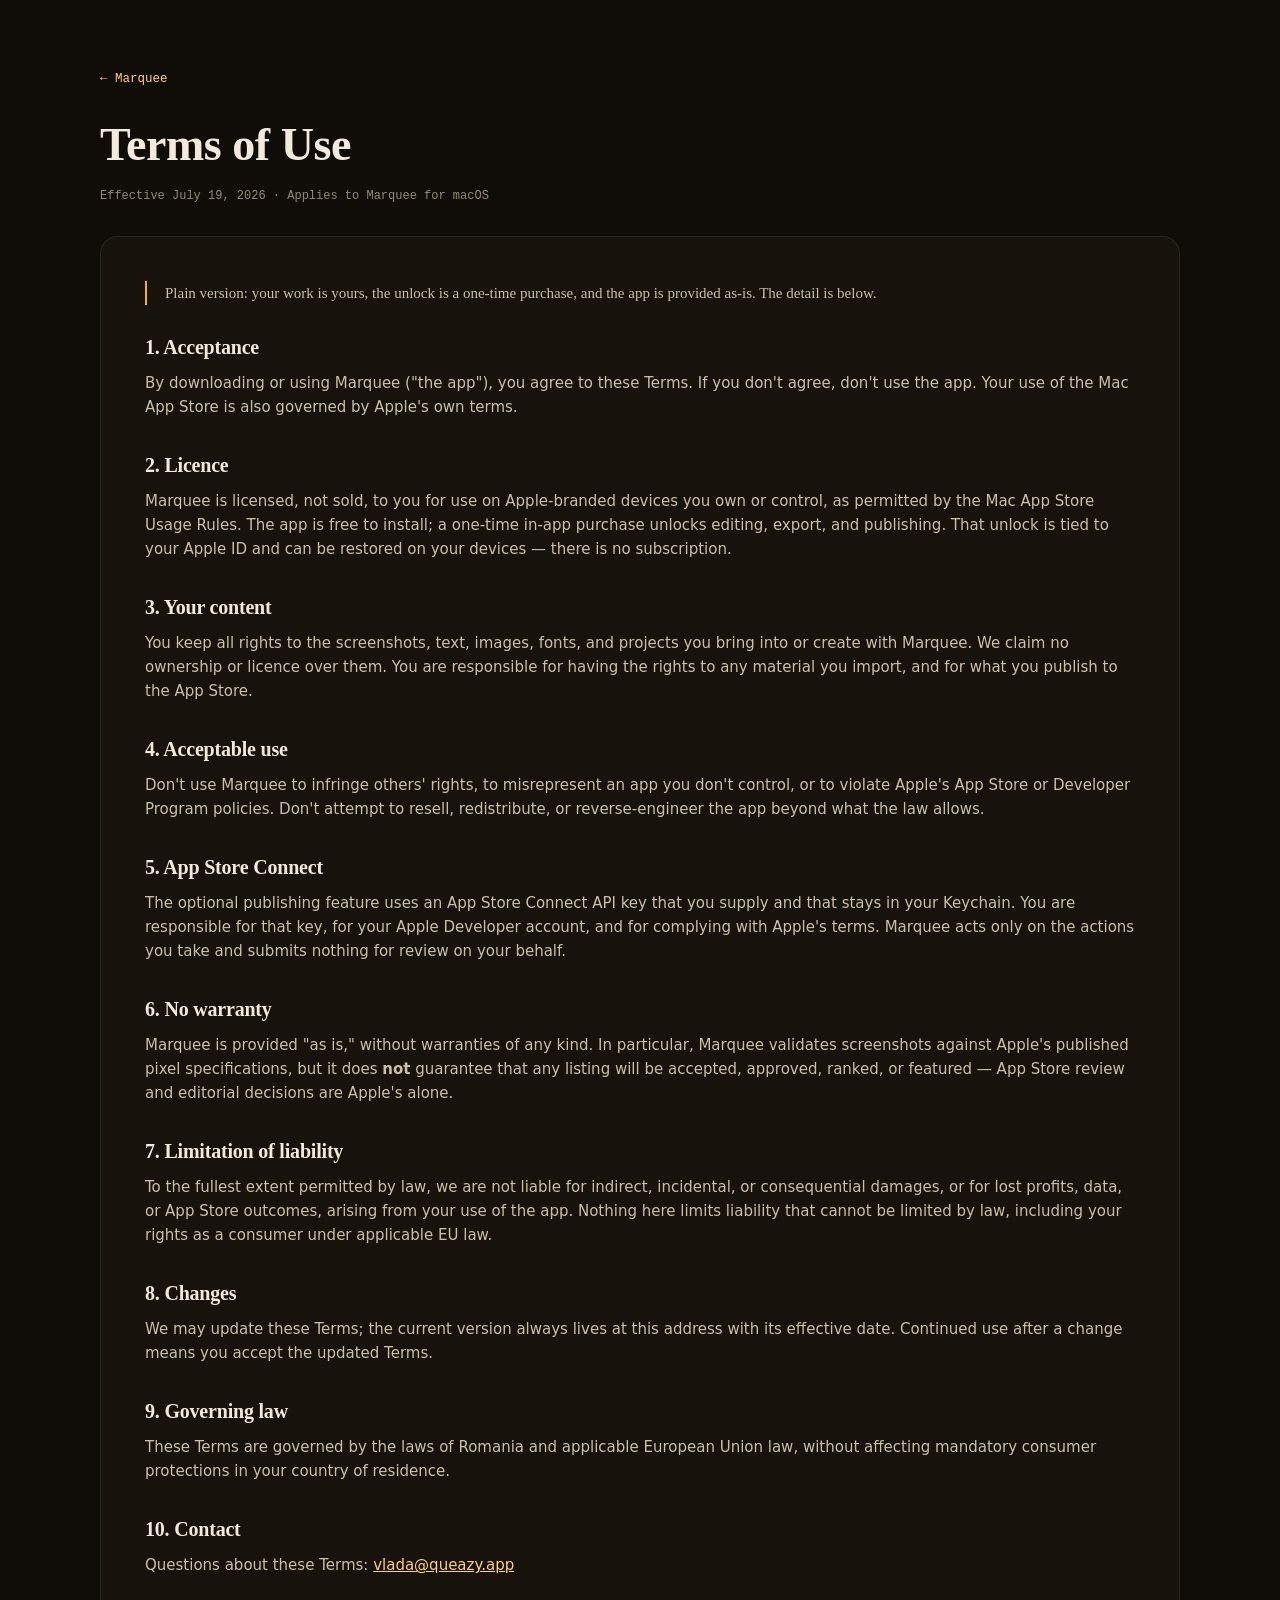
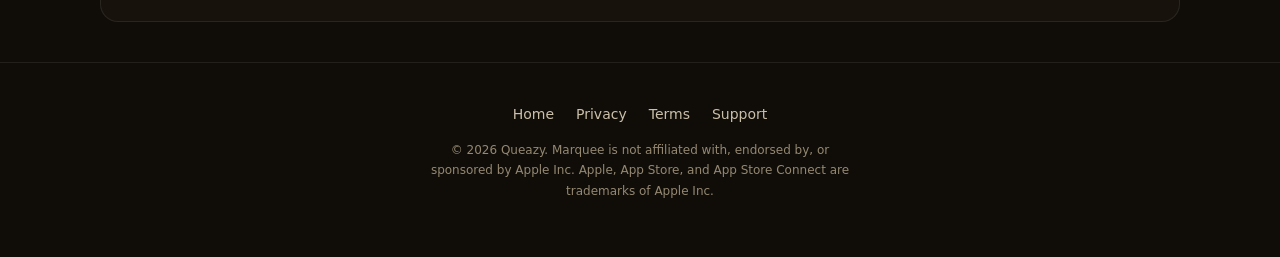
<file: terms.html>
<!DOCTYPE html>
<html lang="en">
<head>
<meta charset="utf-8">
<meta name="viewport" content="width=device-width, initial-scale=1">
<title>Marquee — Terms of Use</title>
<meta name="description" content="The terms for using Marquee, a native macOS App Store asset studio: your content stays yours, the unlock is a one-time purchase, and the app is provided without warranty.">
<link rel="icon" type="image/png" href="icon.png">
<link rel="stylesheet" href="style.css?v=3">
</head>
<body>
<div class="wrap legal">
  <a class="back" href="index.html">← Marquee</a>
  <h1>Terms of Use</h1>
  <p class="eff">Effective July 19, 2026 · Applies to Marquee for macOS</p>

  <div class="doc">
    <p class="lead">Plain version: your work is yours, the unlock is a one-time purchase, and the
      app is provided as-is. The detail is below.</p>

    <h2>1. Acceptance</h2>
    <p>By downloading or using Marquee ("the app"), you agree to these Terms. If you don't agree,
      don't use the app. Your use of the Mac App Store is also governed by Apple's own terms.</p>

    <h2>2. Licence</h2>
    <p>Marquee is licensed, not sold, to you for use on Apple-branded devices you own or control, as
      permitted by the Mac App Store Usage Rules. The app is free to install; a one-time in-app
      purchase unlocks editing, export, and publishing. That unlock is tied to your Apple ID and can
      be restored on your devices — there is no subscription.</p>

    <h2>3. Your content</h2>
    <p>You keep all rights to the screenshots, text, images, fonts, and projects you bring into or
      create with Marquee. We claim no ownership or licence over them. You are responsible for having
      the rights to any material you import, and for what you publish to the App Store.</p>

    <h2>4. Acceptable use</h2>
    <p>Don't use Marquee to infringe others' rights, to misrepresent an app you don't control, or to
      violate Apple's App Store or Developer Program policies. Don't attempt to resell, redistribute,
      or reverse-engineer the app beyond what the law allows.</p>

    <h2>5. App Store Connect</h2>
    <p>The optional publishing feature uses an App Store Connect API key that you supply and that
      stays in your Keychain. You are responsible for that key, for your Apple Developer account, and
      for complying with Apple's terms. Marquee acts only on the actions you take and submits nothing
      for review on your behalf.</p>

    <h2>6. No warranty</h2>
    <p>Marquee is provided "as is," without warranties of any kind. In particular, Marquee validates
      screenshots against Apple's published pixel specifications, but it does <strong>not</strong>
      guarantee that any listing will be accepted, approved, ranked, or featured — App Store review
      and editorial decisions are Apple's alone.</p>

    <h2>7. Limitation of liability</h2>
    <p>To the fullest extent permitted by law, we are not liable for indirect, incidental, or
      consequential damages, or for lost profits, data, or App Store outcomes, arising from your use
      of the app. Nothing here limits liability that cannot be limited by law, including your rights
      as a consumer under applicable EU law.</p>

    <h2>8. Changes</h2>
    <p>We may update these Terms; the current version always lives at this address with its effective
      date. Continued use after a change means you accept the updated Terms.</p>

    <h2>9. Governing law</h2>
    <p>These Terms are governed by the laws of Romania and applicable European Union law, without
      affecting mandatory consumer protections in your country of residence.</p>

    <h2>10. Contact</h2>
    <p>Questions about these Terms: <a href="mailto:vlada@queazy.app">vlada@queazy.app</a></p>
  </div>
</div>

<footer>
  <nav>
    <a href="index.html">Home</a>
    <a href="privacy.html">Privacy</a>
    <a href="terms.html">Terms</a>
    <a href="index.html#support">Support</a>
  </nav>
  <p class="fine">© 2026 Queazy. Marquee is not affiliated with, endorsed by, or sponsored by Apple Inc.
    Apple, App Store, and App Store Connect are trademarks of Apple Inc.</p>
</footer>
</body>
</html>
</file>
<file: style.css>
/* Marquee — marketing + legal site.
   A committed warm-dark "studio light-table," matching the app itself: incandescent amber on
   deep warm black, serif titles, SF body, mono for specs. Single-theme by intent — Marquee is a
   committed dark studio, so the site lives in the same world rather than inverting for light. */

:root {
  --ground: #100d09;      /* deepest warm black, behind everything */
  --panel:  #17120c;      /* raised surfaces */
  --raised: #251f18;      /* cards */
  --line:   rgba(255,255,255,.08);
  --line-2: rgba(255,255,255,.14);
  --ink:      #f3eadd;
  --ink-soft: #cabfa9;
  --ink-faint:#948871;
  --accent:      #f4ab3d;
  --accent-soft: #ffd07e;
  --accent-glow: rgba(244,171,61,.16);
  --ok: #6bbf99;
  --serif: "New York", "Iowan Old Style", "Palatino", Georgia, serif;
  --sans:  -apple-system, BlinkMacSystemFont, "SF Pro Text", "Segoe UI", system-ui, sans-serif;
  --mono:  "SF Mono", ui-monospace, Menlo, monospace;
  --maxw: 1080px;
}

* { margin: 0; padding: 0; box-sizing: border-box; }
html { scroll-behavior: smooth; }
@media (prefers-reduced-motion: reduce) { html { scroll-behavior: auto; } }

body {
  background: var(--ground);
  color: var(--ink);
  font-family: var(--sans);
  line-height: 1.6;
  -webkit-font-smoothing: antialiased;
  text-rendering: optimizeLegibility;
  overflow-x: hidden;
}

a { color: var(--accent-soft); }
img { max-width: 100%; height: auto; display: block; }
:focus-visible { outline: 2px solid var(--accent); outline-offset: 3px; border-radius: 4px; }

.wrap { max-width: var(--maxw); margin: 0 auto; padding: 0 28px; }

/* Eyebrow label — mono, tracked, amber. Names a real capability, not a sequence number. */
.eyebrow {
  font-family: var(--mono); font-size: 11.5px; letter-spacing: .18em;
  text-transform: uppercase; color: var(--accent); font-weight: 600;
}

h1, h2, h3 { font-family: var(--serif); font-weight: 600; letter-spacing: -.01em; text-wrap: balance; }

/* ---- Top nav ---- */
.nav {
  position: sticky; top: 0; z-index: 50;
  backdrop-filter: saturate(140%) blur(14px);
  background: rgba(16,13,9,.72);
  border-bottom: 1px solid var(--line);
}
.nav .wrap { display: flex; align-items: center; gap: 16px; height: 62px; }
.nav .brand { display: flex; align-items: center; gap: 10px; font-family: var(--serif);
  font-size: 18px; font-weight: 600; text-decoration: none; color: var(--ink); }
.nav .brand img { width: 28px; height: 28px; border-radius: 8px; }
.nav .links { margin-left: auto; display: flex; align-items: center; gap: 26px; }
.nav .links a { color: var(--ink-soft); text-decoration: none; font-size: 14px; }
.nav .links a:hover { color: var(--ink); }
/* Higher specificity than `.nav .links a` so the near-black ink on amber isn't overridden
   by the link color (which made "Get Marquee" invisible). */
.nav .links a.cta-sm {
  font-size: 13px; font-weight: 600; color: #14100a;
  background: linear-gradient(135deg, var(--accent-soft), var(--accent));
  padding: 8px 16px; border-radius: 10px; text-decoration: none;
}
.nav .links a.cta-sm:hover { color: #14100a; filter: brightness(1.05); }
@media (max-width: 720px) { .nav .links a:not(.cta-sm) { display: none; } }

/* ---- Hero ---- */
.hero { position: relative; text-align: center; padding: 92px 0 40px; overflow: hidden; }
.hero::before {
  content: ""; position: absolute; inset: 0;
  background: radial-gradient(120% 80% at 50% -5%, var(--accent-glow), transparent 55%);
  pointer-events: none;
}
.hero .eyebrow { display: inline-block; margin-bottom: 20px; }
.hero h1 { font-size: clamp(42px, 7.4vw, 72px); line-height: 1.02; }
.hero .tag {
  font-family: var(--serif); font-size: clamp(18px, 2.5vw, 23px); color: var(--ink-soft);
  margin: 20px auto 0; max-width: 30ch; text-wrap: balance;
}
.hero .actions { margin-top: 34px; display: flex; gap: 14px; justify-content: center; align-items: center; flex-wrap: wrap; }
.btn {
  display: inline-block; font-weight: 600; text-decoration: none; border-radius: 13px;
  padding: 13px 28px; font-size: 16px;
}
.btn.primary {
  background: linear-gradient(135deg, var(--accent-soft), var(--accent)); color: #14100a;
  border: 1px solid rgba(255,255,255,.3); box-shadow: 0 12px 40px rgba(244,171,61,.26);
}
.btn.primary:hover { filter: brightness(1.05); }
.btn.ghost { color: var(--ink-soft); border: 1px solid var(--line-2); }
.btn.ghost:hover { color: var(--ink); border-color: var(--ink-faint); }
.hero .soon { font-size: 12.5px; color: var(--ink-faint); margin-top: 16px; font-family: var(--mono); }

/* Hero screenshot — floats on the ground with a soft glow, like a slide on the app's Stage. */
.hero-shot { position: relative; margin: 52px auto 0; max-width: 940px; }
.hero-shot img {
  width: 100%; border-radius: 16px; border: 1px solid var(--line-2);
  box-shadow: 0 40px 120px rgba(0,0,0,.6), 0 0 90px rgba(244,171,61,.08);
}

/* ---- Trust strip ---- */
.strip { border-top: 1px solid var(--line); border-bottom: 1px solid var(--line); background: var(--panel); }
.strip .wrap { display: grid; grid-template-columns: repeat(3, 1fr); }
.strip .cell { padding: 22px 18px; text-align: center; }
.strip .cell + .cell { border-left: 1px solid var(--line); }
.strip b { display: block; font-family: var(--serif); font-size: 16px; }
.strip span { font-size: 12.5px; color: var(--ink-faint); font-family: var(--mono); }
@media (max-width: 660px) {
  .strip .wrap { grid-template-columns: 1fr; }
  .strip .cell + .cell { border-left: none; border-top: 1px solid var(--line); }
}

/* ---- Feature rows (alternating image / text) ---- */
.feature { display: grid; grid-template-columns: 1.05fr .95fr; gap: 56px; align-items: center; padding: 76px 0; }
.feature.flip .shot { order: 2; }
.feature .shot img {
  width: 100%; border-radius: 14px; border: 1px solid var(--line);
  box-shadow: 0 24px 70px rgba(0,0,0,.5);
}
.feature h2 { font-size: clamp(28px, 3.6vw, 38px); margin: 14px 0 12px; }
.feature p { color: var(--ink-soft); font-size: 16px; max-width: 46ch; }
.feature p + p { margin-top: 12px; }
.feature .note { font-family: var(--mono); font-size: 12px; color: var(--ink-faint); margin-top: 16px; }
@media (max-width: 820px) {
  .feature { grid-template-columns: 1fr; gap: 26px; padding: 52px 0; }
  .feature.flip .shot { order: 0; }
}

/* ---- ASO band (text-forward; no fabricated screenshot) ---- */
.aso { background: var(--panel); border-top: 1px solid var(--line); border-bottom: 1px solid var(--line); }
.aso .wrap { padding: 76px 28px; }
.aso h2 { font-size: clamp(28px, 3.6vw, 38px); margin: 14px 0 12px; max-width: 20ch; }
.aso .lede { color: var(--ink-soft); font-size: 16px; max-width: 60ch; }
.aso .chips { display: flex; flex-wrap: wrap; gap: 10px; margin-top: 26px; }
.aso .chip {
  font-family: var(--mono); font-size: 12px; color: var(--ink-soft);
  border: 1px solid var(--line-2); border-radius: 999px; padding: 7px 14px; background: var(--raised);
}
.aso .chip.ok { color: var(--ok); border-color: rgba(107,191,153,.4); }

/* ---- Pricing ---- */
.pricing { text-align: center; padding: 80px 0; }
.pricing h2 { font-size: clamp(28px, 3.6vw, 38px); }
.pricing .price { font-family: var(--serif); font-size: 22px; color: var(--ink-soft); margin-top: 12px; }
.pricing ul { list-style: none; margin: 26px auto 0; max-width: 420px; text-align: left; display: grid; gap: 10px; }
.pricing li { color: var(--ink-soft); font-size: 15px; padding-left: 28px; position: relative; }
.pricing li::before { content: "✓"; position: absolute; left: 0; color: var(--accent); font-weight: 700; }

/* ---- FAQ ---- */
.faq { padding: 40px 0 20px; }
.faq h2 { font-size: clamp(26px, 3.4vw, 34px); text-align: center; margin-bottom: 28px; }
.faq .list { max-width: 780px; margin: 0 auto; }
.faq details { border-top: 1px solid var(--line); padding: 18px 0; }
.faq details:last-child { border-bottom: 1px solid var(--line); }
.faq summary { font-family: var(--serif); font-size: 18px; cursor: pointer; list-style: none;
  display: flex; justify-content: space-between; gap: 16px; }
.faq summary::-webkit-details-marker { display: none; }
.faq summary::after { content: "+"; color: var(--accent); font-weight: 700; }
.faq details[open] summary::after { content: "–"; }
.faq details p { color: var(--ink-soft); font-size: 15px; margin-top: 12px; }

/* ---- Support ---- */
.support { text-align: center; padding: 72px 0; }
.support .card {
  background: var(--panel); border: 1px solid var(--line); border-radius: 20px;
  padding: 44px; max-width: 640px; margin: 28px auto 0;
}
.support .mail { display: inline-block; font-family: var(--mono); font-size: 18px; color: var(--accent-soft);
  text-decoration: none; margin-top: 10px; border-bottom: 1px solid rgba(244,171,61,.4); padding-bottom: 2px; }
.support .note { font-size: 13px; color: var(--ink-faint); margin-top: 16px; }

/* ---- Footer ---- */
footer { border-top: 1px solid var(--line); padding: 40px 0 56px; text-align: center; }
footer nav { margin-bottom: 14px; display: flex; gap: 22px; justify-content: center; flex-wrap: wrap; }
footer nav a { color: var(--ink-soft); text-decoration: none; font-size: 14px; }
footer nav a:hover { color: var(--accent-soft); }
footer .fine { font-size: 12px; color: var(--ink-faint); max-width: 56ch; margin: 0 auto; line-height: 1.7; }

/* ---- Legal pages (privacy / terms) ---- */
.legal { padding: 64px 0 40px; }
.legal .back { font-family: var(--mono); font-size: 12.5px; color: var(--accent-soft); text-decoration: none; }
.legal h1 { font-size: clamp(34px, 5vw, 46px); margin: 18px 0 6px; }
.legal .eff { font-family: var(--mono); font-size: 12px; color: var(--ink-faint); }
.legal .doc { background: var(--panel); border: 1px solid var(--line); border-radius: 18px; padding: 44px; margin-top: 30px; }
.legal .lead { font-family: var(--serif); font-size: 20px; color: var(--ink);
  border-left: 2px solid var(--accent); padding-left: 18px; margin-bottom: 26px; text-wrap: balance; }
.legal .doc h2 { font-size: 20px; margin: 30px 0 8px; }
.legal .doc h2:first-of-type { margin-top: 0; }
.legal .doc p, .legal .doc li { color: var(--ink-soft); font-size: 15px; }
.legal .doc p + p { margin-top: 10px; }
.legal .doc ul { margin: 10px 0 4px 22px; }
.legal .doc li { margin-bottom: 6px; }
@media (max-width: 660px) { .legal .doc, .support .card { padding: 28px 22px; } }

/* ---- Scroll reveal (subtle; disabled for reduced motion) ---- */
.reveal { opacity: 0; transform: translateY(16px); transition: opacity .6s ease, transform .6s ease; }
.reveal.in { opacity: 1; transform: none; }
@media (prefers-reduced-motion: reduce) { .reveal { opacity: 1; transform: none; transition: none; } }
</file>
